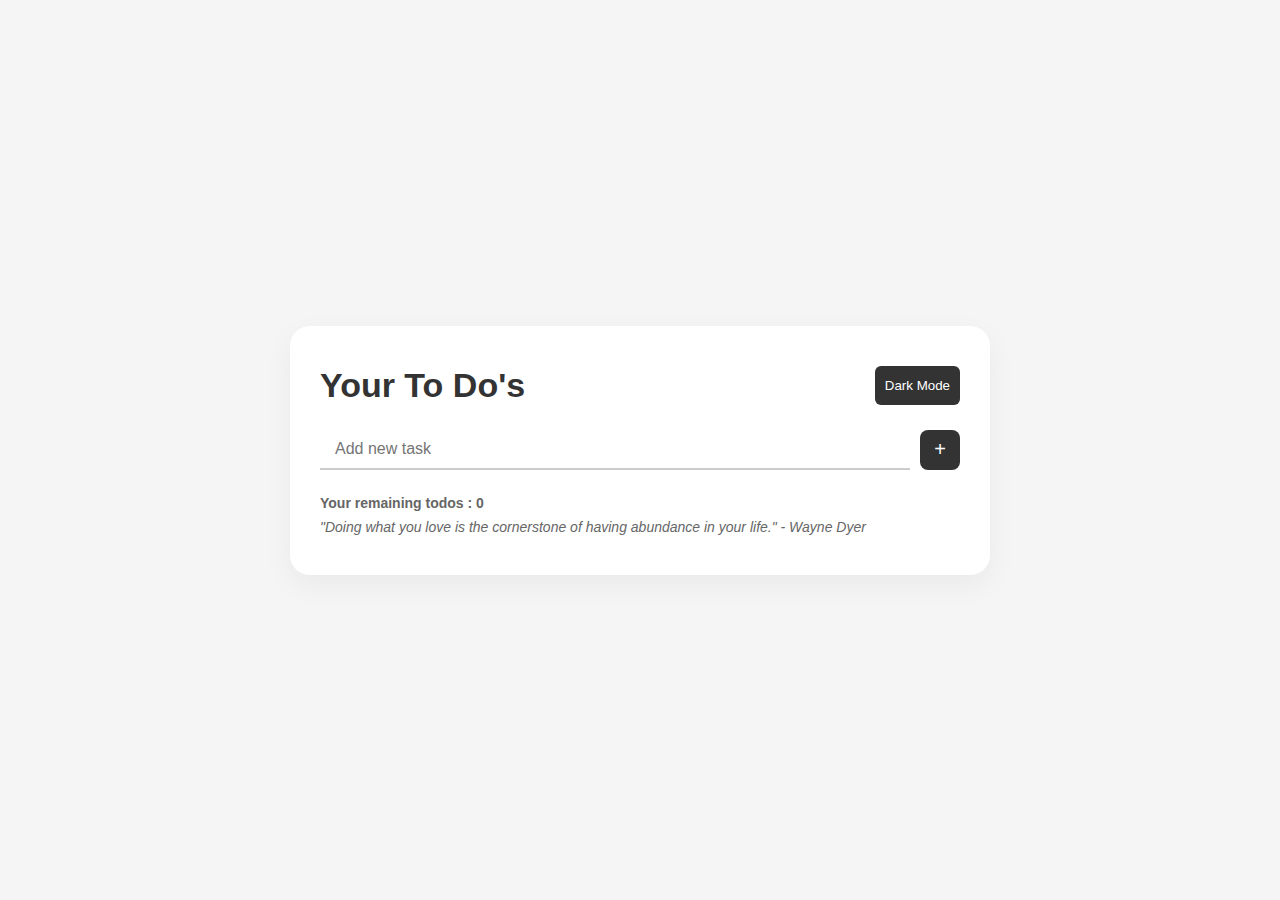
<file: index.html>
<!DOCTYPE html>
<html lang="en">
<head>
  <meta charset="UTF-8" />
  <meta name="viewport" content="width=device-width, initial-scale=1.0"/>
  <title>To Do List</title>
  <link rel="stylesheet" href="index.css" />
</head>
<body>
  <div class="container">
    <div class="todo-app">
      <div class="header">
        <h2>Your To Do's</h2>
        <button id="theme-toggle">Dark Mode</button>
      </div>
      <div class="input-section">
        <input type="text" placeholder="Add new task" />
        <button class="add-btn">+</button>
      </div>
      <ul class="task-list">
       
      </ul>
      <div class="footer">
        <p><strong>Your remaining todos : <span id="rem_tasks"> 0</span> </strong></p>
        <em>"Doing what you love is the cornerstone of having abundance in your life." - Wayne Dyer</em>
      </div>
    </div>
  </div>

  <script src="index.js"></script>
</body>
</html>
</file>
<file: index.css>
/* Reset & base */
* {
  box-sizing: border-box;
  margin: 0;
  padding: 0;
}

body {
  font-family: 'Arial', sans-serif;
  background-color: #f5f5f5;
  color: #333;
  display: flex;
  justify-content: center;
  align-items: center;
  height: 100vh;
  width: 100vw;
  transition: background-color 0.3s, color 0.3s;
}

.container {
  width: 80%;
  max-width: 700px;
  height: 80%;
  display: flex;
  justify-content: center;
  align-items: center;
}

.todo-app {
  background-color: white;
  border-radius: 20px;
  padding: 40px 30px;
  box-shadow: 0 10px 30px rgba(0, 0, 0, 0.05);
  width: 100%;
  max-height: 100%;
  overflow-y: auto;
}

.header {
  display: flex;
}

#theme-toggle {
  padding: 5px 10px;
  border: none;
  background-color: #333;
  color: white;
  border-radius: 6px;
  cursor: pointer;
  margin-left: auto;
}

h2 {
  font-size: 34px;
  font-weight: 700;
}

.input-section {
  display: flex;
  gap: 10px;
  margin: 25px 0;
}

.input-section input {
  flex: 1;
  padding: 10px 15px;
  border: none;
  border-bottom: 2px solid #ccc;
  font-size: 16px;
  outline: none;
}

.input-section .add-btn {
  background-color: #333;
  color: white;
  border: none;
  font-size: 20px;
  width: 40px;
  height: 40px;
  border-radius: 8px;
  cursor: pointer;
}

.task-list {
  list-style: none;
}

.task {
  display: flex;
  align-items: center;
  background-color: #fafafa;
  border: 1px solid #ddd;
  border-radius: 12px;
  padding: 12px 15px;
  margin-bottom: 12px;
  transition: background 0.2s;
}

.task input[type="checkbox"] {
  margin-right: 15px;
  transform: scale(1.2);
}

.task-text {
  flex: 1;
  font-size: 16px;
}

.task.completed .task-text {
  text-decoration: line-through;
  color: #aaa;
}

.delete-btn {
  background: none;
  border: none;
  color: #555;
  font-size: 20px;
  cursor: pointer;
  margin-left: 10px;
}

.footer {
  margin-top: 20px;
  font-size: 14px;
  color: #666;
}

.footer strong {
  display: block;
  margin-bottom: 8px;
}

/* Responsive Design */
@media (max-width: 600px) {
  .todo-app {
    padding: 20px;
  }

  .input-section input {
    font-size: 14px;
  }

  .task-text {
    font-size: 14px;
  }

  .footer {
    font-size: 12px;
  }
}

/* Dark Mode - Manual via body.dark class */
body.dark {
  background-color: #121212;
  color: #e0e0e0;
}

body.dark .todo-app {
  background-color: #1e1e1e;
  box-shadow: 0 10px 30px rgba(0, 0, 0, 0.2);
}

body.dark .input-section input {
  border-bottom: 2px solid #555;
  color: #e0e0e0;
  background-color: #2c2c2c;
}

body.dark .input-section .add-btn {
  background-color: #e0e0e0;
  color: #121212;
}

body.dark .task {
  background-color: #2c2c2c;
  border: 1px solid #444;
}

body.dark .task-text {
  color: #e0e0e0;
}

body.dark .task.completed .task-text {
  color: #888;
}

body.dark .delete-btn {
  color: #bbb;
}

body.dark .footer {
  color: #999;
}

body.dark .footer strong {
  color: #e0e0e0;
}

body.dark .task input[type="checkbox"] {
  accent-color: #e0e0e0;
}

body.dark #theme-toggle {
  background-color: #e0e0e0;
  color: #121212;
}
body.dark #theme-toggle:hover {
  background-color: #ccc;
  color: #121212;
}
body.dark #theme-toggle:active {
  background-color: #bbb;
  color: #121212;
}
</file>
